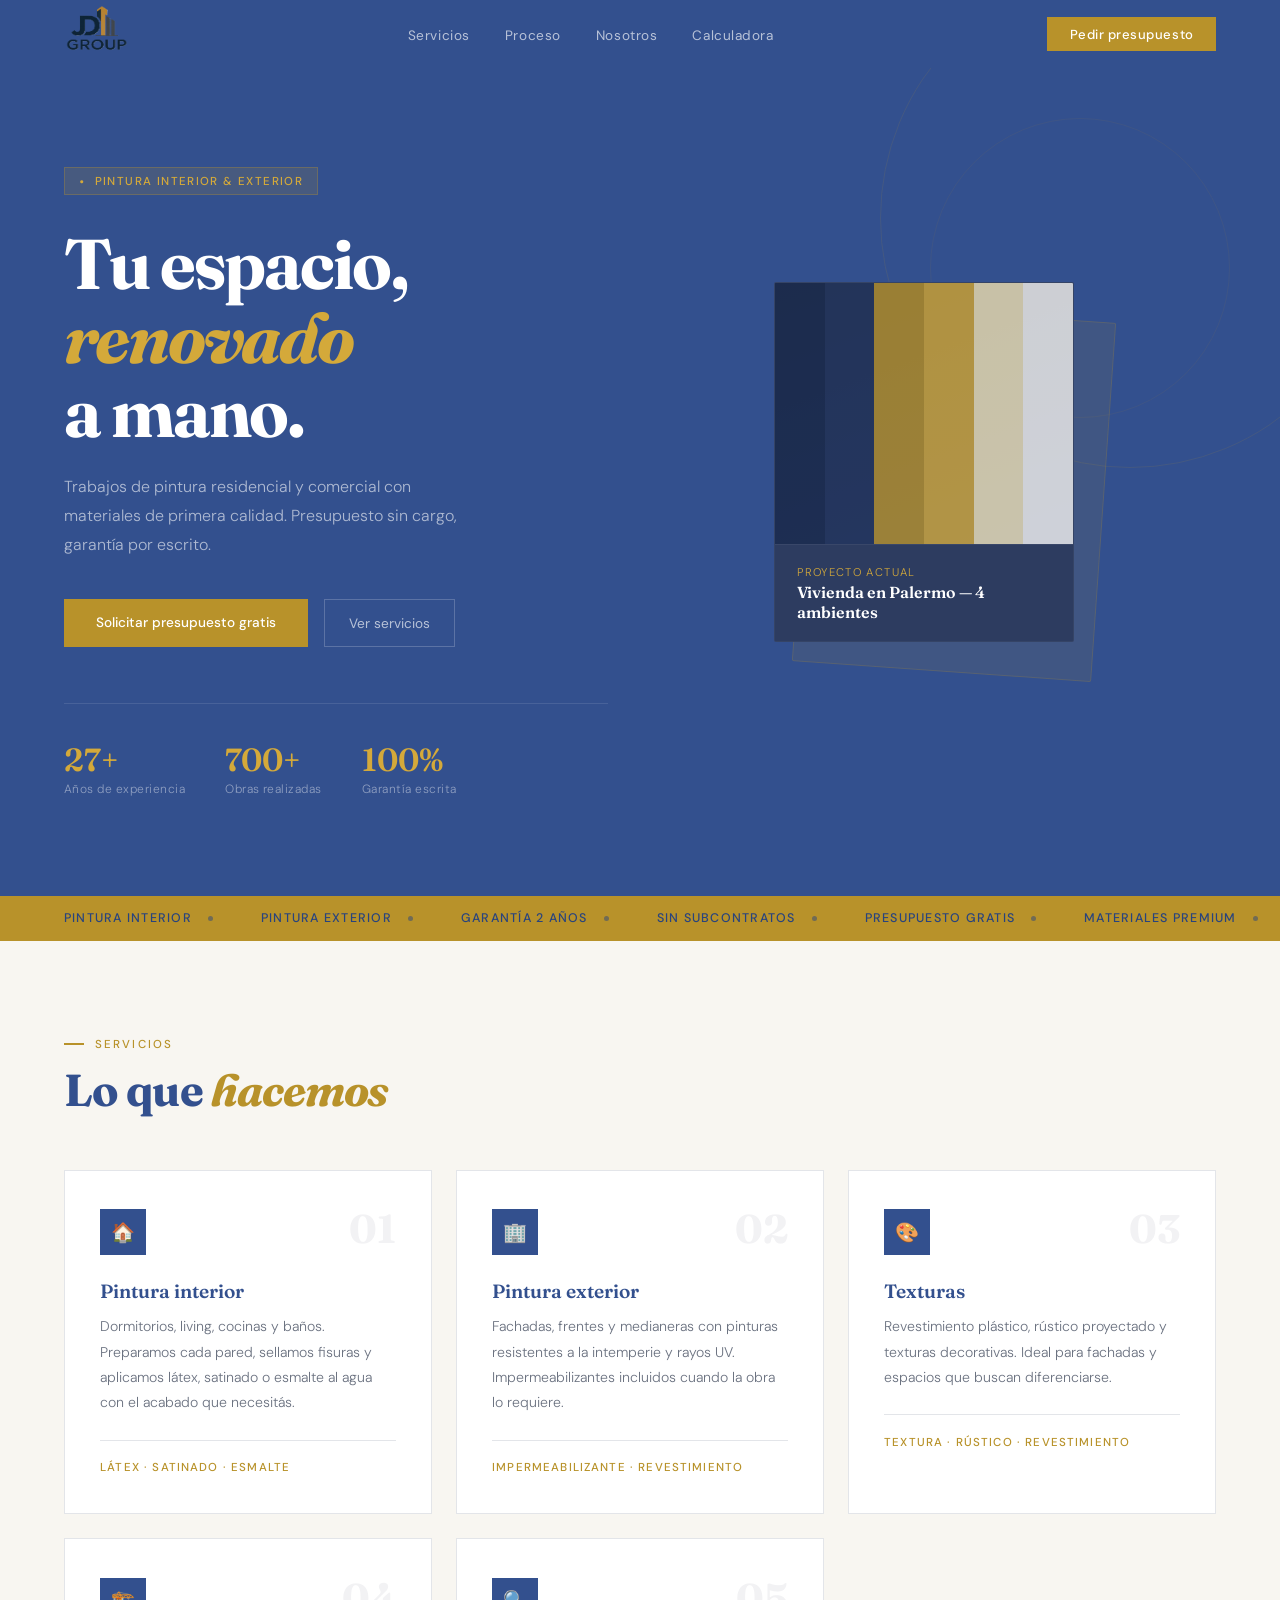
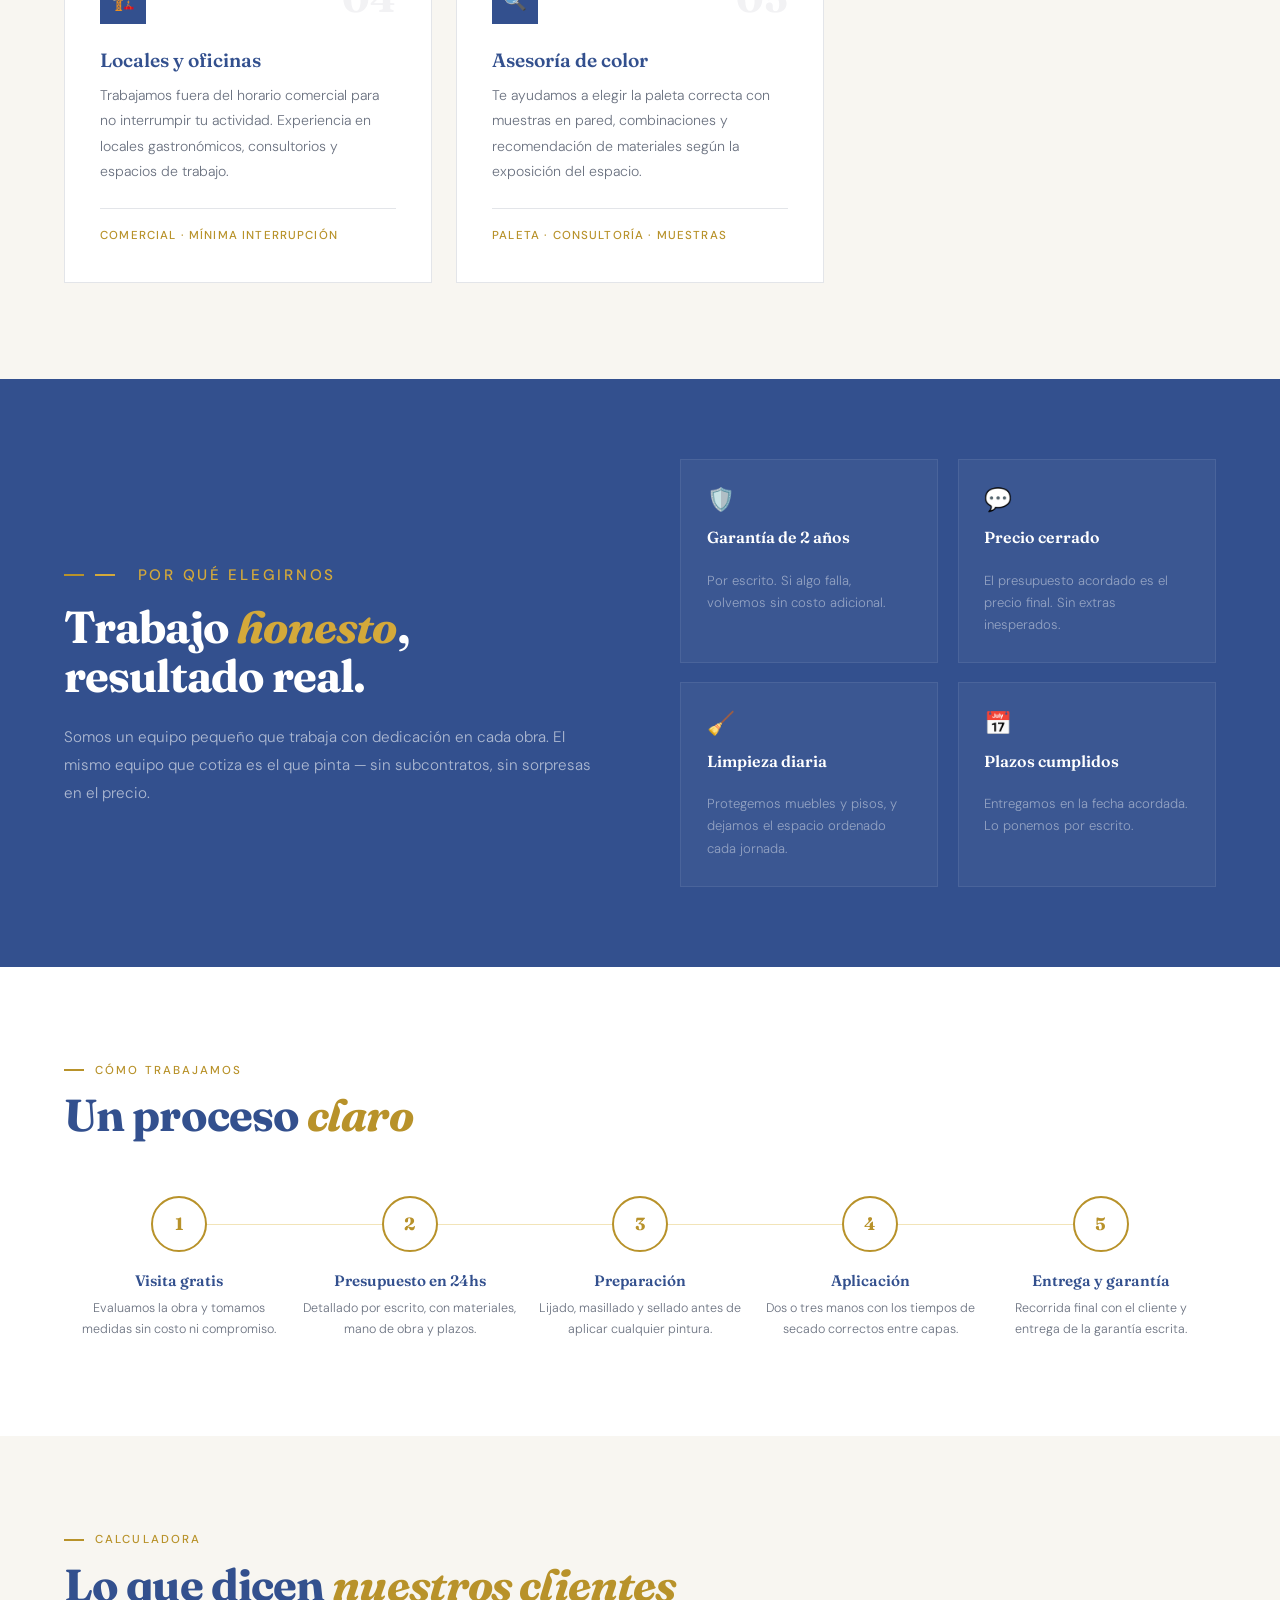
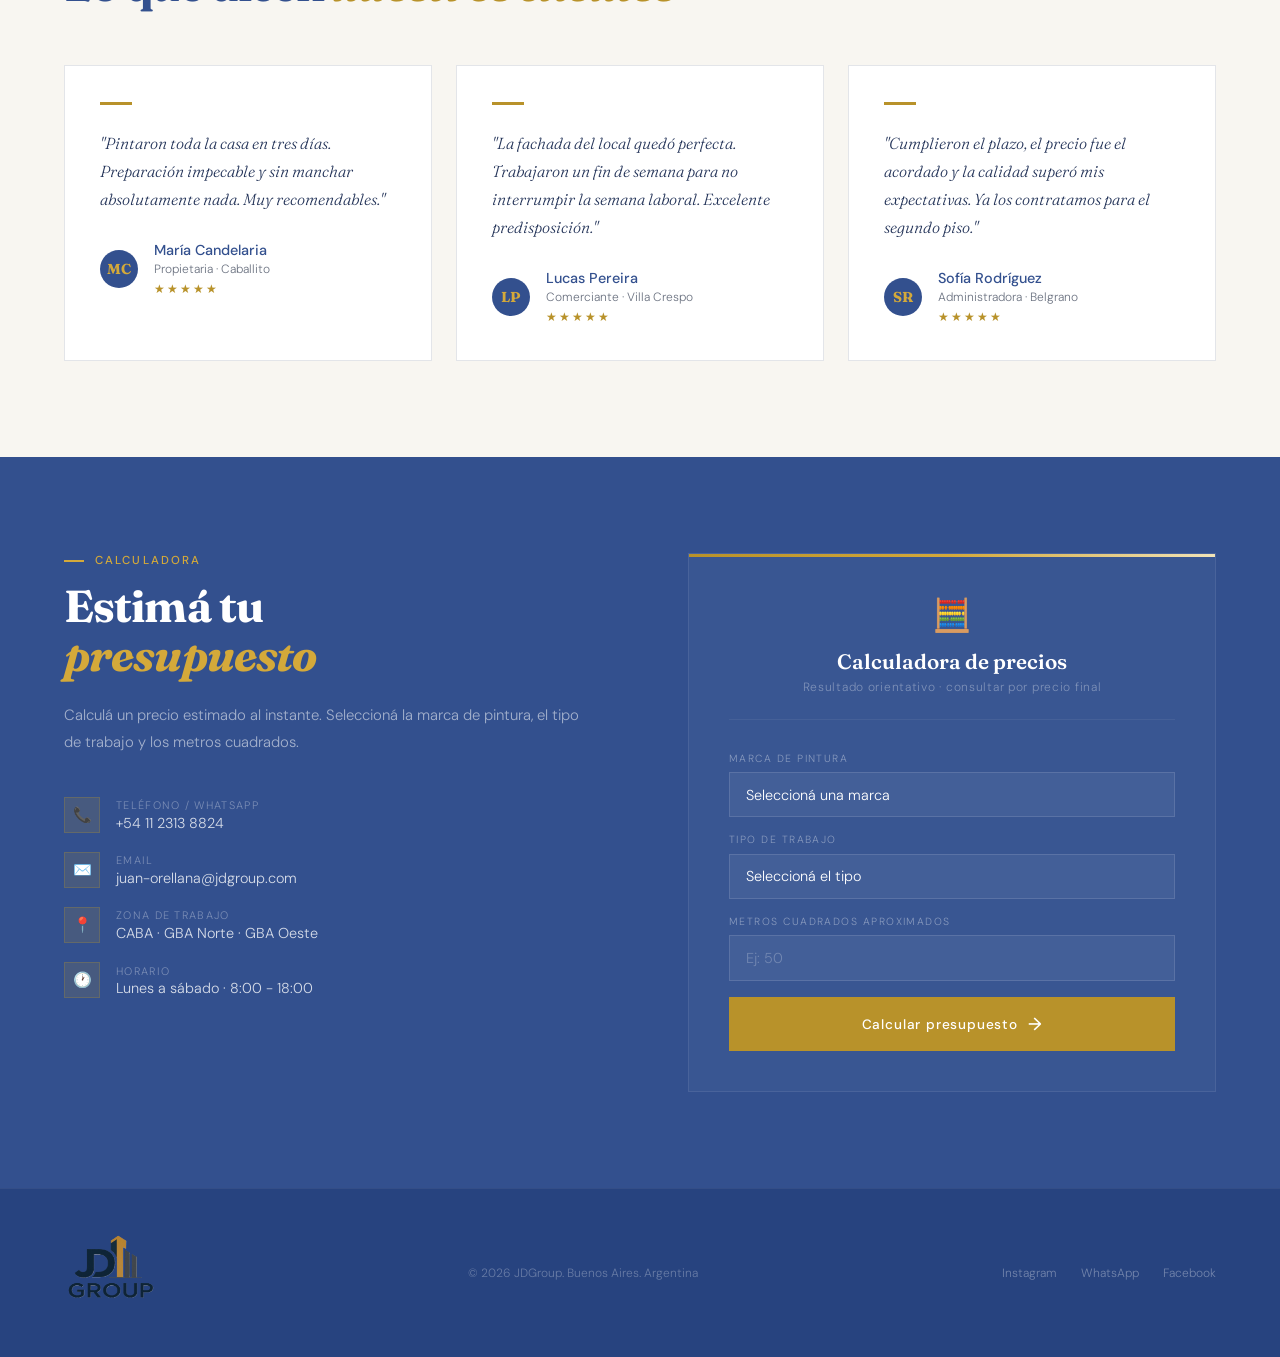
<file: index.html>
<!DOCTYPE html>
<html lang="es">

<head>
  <meta charset="UTF-8">
  <meta name="viewport" content="width=device-width, initial-scale=1.0">
  <title>JDGroup — Pintura Interior & Exterior</title>
  <link rel="preconnect" href="https://fonts.googleapis.com">
  <link
    href="https://fonts.googleapis.com/css2?family=Fraunces:ital,wght@0,300;0,600;0,700;1,300;1,600&family=DM+Sans:wght@300;400;500&display=swap"
    rel="stylesheet">
  <link rel="stylesheet" href="style.css">
</head>

<body>

  <!-- NAV -->
  <nav>
    <a class="logo" href="#"><img src="./assets/logo.png" alt="JDGroup"></span></a>
    <ul class="nav-links" id="navLinks">
      <li><a href="#servicios">Servicios</a></li>
      <li><a href="#proceso">Proceso</a></li>
      <li><a href="#nosotros">Nosotros</a></li>
      <li><a href="#contacto">Calculadora</a></li>
    </ul>
    <a class="nav-btn" href="#contacto">Pedir presupuesto</a>
    <div class="nav-toggle" id="toggle" onclick="document.getElementById('navLinks').classList.toggle('open')">
      <span></span><span></span><span></span>
    </div>
  </nav>

  <!-- HERO -->
  <section class="hero">
    <div class="hero-left">
      <div class="hero-tag">Pintura interior & exterior</div>
      <h1>Tu espacio,<br><em>renovado</em><br>a mano.</h1>
      <p class="hero-desc">Trabajos de pintura residencial y comercial con materiales de primera calidad. Presupuesto
        sin cargo, garantía por escrito.</p>
      <div class="hero-btns">
        <a class="btn-primary" href="#contacto">Solicitar presupuesto gratis</a>
        <a class="btn-ghost" href="#servicios">Ver servicios</a>
      </div>
      <div class="hero-stats">
        <div>
          <div class="stat-num">27+</div>
          <div class="stat-lbl">Años de experiencia</div>
        </div>
        <div>
          <div class="stat-num">700+</div>
          <div class="stat-lbl">Obras realizadas</div>
        </div>
        <div>
          <div class="stat-num">100%</div>
          <div class="stat-lbl">Garantía escrita</div>
        </div>
      </div>
    </div>
    <div class="hero-right">
      <div class="hero-card-wrap">
        <div class="hero-card hero-card-back"></div>
        <div class="hero-card hero-card-main">
          <div class="hero-card-paint">
            <div class="swatch-row">
              <div class="sw" style="background:#1B2A4A"></div>
              <div class="sw" style="background:#243459"></div>
              <div class="sw" style="background:#B8922A"></div>
              <div class="sw" style="background:#D4A93A"></div>
              <div class="sw" style="background:#F2E4B8"></div>
              <div class="sw" style="background:#F8F6F1"></div>
            </div>
          </div>
          <div class="hero-card-info">
            <div class="hero-card-label">Proyecto actual</div>
            <div class="hero-card-title">Vivienda en Palermo — 4 ambientes</div>
          </div>
        </div>
      </div>
    </div>
  </section>

  <!-- STRIP -->
  <div class="strip">
    <div class="strip-inner" id="stripInner"></div>
  </div>

  <!-- SERVICES -->
  <section class="services reveal" id="servicios">
    <div class="section-header">
      <p class="section-tag">Servicios</p>
      <h2>Lo que <em>hacemos</em></h2>
    </div>
    <div class="svc-grid">
      <div class="svc reveal">
        <div class="svc-top">
          <div class="svc-icon">🏠</div>
          <div class="svc-num">01</div>
        </div>
        <h3>Pintura interior</h3>
        <p>Dormitorios, living, cocinas y baños. Preparamos cada pared, sellamos fisuras y aplicamos látex, satinado o
          esmalte al agua con el acabado que necesitás.</p>
        <div class="svc-footer">Látex · Satinado · Esmalte</div>
      </div>
      <div class="svc reveal">
        <div class="svc-top">
          <div class="svc-icon">🏢</div>
          <div class="svc-num">02</div>
        </div>
        <h3>Pintura exterior</h3>
        <p>Fachadas, frentes y medianeras con pinturas resistentes a la intemperie y rayos UV. Impermeabilizantes
          incluidos cuando la obra lo requiere.</p>
        <div class="svc-footer">Impermeabilizante · Revestimiento</div>
      </div>
      <div class="svc reveal">
        <div class="svc-top">
          <div class="svc-icon">🎨</div>
          <div class="svc-num">03</div>
        </div>
        <h3>Texturas</h3>
        <p>Revestimiento plástico, rústico proyectado y texturas decorativas. Ideal para fachadas y espacios que buscan
          diferenciarse.</p>
        <div class="svc-footer">Textura · Rústico · Revestimiento</div>
      </div>
      <div class="svc reveal">
        <div class="svc-top">
          <div class="svc-icon">🏗️</div>
          <div class="svc-num">04</div>
        </div>
        <h3>Locales y oficinas</h3>
        <p>Trabajamos fuera del horario comercial para no interrumpir tu actividad. Experiencia en locales
          gastronómicos, consultorios y espacios de trabajo.</p>
        <div class="svc-footer">Comercial · Mínima interrupción</div>
      </div>
      <div class="svc reveal">
        <div class="svc-top">
          <div class="svc-icon">🔍</div>
          <div class="svc-num">05</div>
        </div>
        <h3>Asesoría de color</h3>
        <p>Te ayudamos a elegir la paleta correcta con muestras en pared, combinaciones y recomendación de materiales
          según la exposición del espacio.</p>
        <div class="svc-footer">Paleta · Consultoría · Muestras</div>
      </div>
    </div>
  </section>

  <!-- ABOUT BAND -->
  <div class="about-band" id="nosotros">
    <div class="reveal">
      <p class="section-tag" style="color:var(--mustard-lt)"><span
          style="display:inline-block;width:20px;height:2px;background:var(--mustard-lt);vertical-align:middle;margin-right:0.7rem"></span>Por
        qué elegirnos</p>
      <h2 style="color:var(--white)">Trabajo <em>honesto</em>,<br>resultado real.</h2>
      <p>Somos un equipo pequeño que trabaja con dedicación en cada obra. El mismo equipo que cotiza es el que pinta —
        sin subcontratos, sin sorpresas en el precio.</p>
    </div>
    <div class="features reveal">
      <div class="feat">
        <div class="feat-icon">🛡️</div>
        <h4>Garantía de 2 años</h4>
        <p>Por escrito. Si algo falla, volvemos sin costo adicional.</p>
      </div>
      <div class="feat">
        <div class="feat-icon">💬</div>
        <h4>Precio cerrado</h4>
        <p>El presupuesto acordado es el precio final. Sin extras inesperados.</p>
      </div>
      <div class="feat">
        <div class="feat-icon">🧹</div>
        <h4>Limpieza diaria</h4>
        <p>Protegemos muebles y pisos, y dejamos el espacio ordenado cada jornada.</p>
      </div>
      <div class="feat">
        <div class="feat-icon">📅</div>
        <h4>Plazos cumplidos</h4>
        <p>Entregamos en la fecha acordada. Lo ponemos por escrito.</p>
      </div>
    </div>
  </div>

  <!-- PROCESS -->
  <section class="process reveal" id="proceso">
    <div class="section-header">
      <p class="section-tag">Cómo trabajamos</p>
      <h2>Un proceso <em>claro</em></h2>
    </div>
    <div class="process-steps">
      <div class="pstep reveal">
        <div class="pstep-num">1</div>
        <h4>Visita gratis</h4>
        <p>Evaluamos la obra y tomamos medidas sin costo ni compromiso.</p>
      </div>
      <div class="pstep reveal">
        <div class="pstep-num">2</div>
        <h4>Presupuesto en 24hs</h4>
        <p>Detallado por escrito, con materiales, mano de obra y plazos.</p>
      </div>
      <div class="pstep reveal">
        <div class="pstep-num">3</div>
        <h4>Preparación</h4>
        <p>Lijado, masillado y sellado antes de aplicar cualquier pintura.</p>
      </div>
      <div class="pstep reveal">
        <div class="pstep-num">4</div>
        <h4>Aplicación</h4>
        <p>Dos o tres manos con los tiempos de secado correctos entre capas.</p>
      </div>
      <div class="pstep reveal">
        <div class="pstep-num">5</div>
        <h4>Entrega y garantía</h4>
        <p>Recorrida final con el cliente y entrega de la garantía escrita.</p>
      </div>
    </div>
  </section>

  <!-- TESTIMONIALS -->
  <section class="testi-section reveal">
    <div class="section-header">
      <p class="section-tag">Calculadora</p>
      <h2>Lo que dicen <em>nuestros clientes</em></h2>
    </div>
    <div class="testi-grid">
      <div class="testi reveal">
        <div class="testi-bar"></div>
        <p>"Pintaron toda la casa en tres días. Preparación impecable y sin manchar absolutamente nada. Muy
          recomendables."</p>
        <div class="testi-author">
          <div class="testi-avatar">MC</div>
          <div>
            <div class="testi-name">María Candelaria</div>
            <div class="testi-role">Propietaria · Caballito</div>
            <div class="testi-stars">★★★★★</div>
          </div>
        </div>
      </div>
      <div class="testi reveal">
        <div class="testi-bar"></div>
        <p>"La fachada del local quedó perfecta. Trabajaron un fin de semana para no interrumpir la semana laboral.
          Excelente predisposición."</p>
        <div class="testi-author">
          <div class="testi-avatar">LP</div>
          <div>
            <div class="testi-name">Lucas Pereira</div>
            <div class="testi-role">Comerciante · Villa Crespo</div>
            <div class="testi-stars">★★★★★</div>
          </div>
        </div>
      </div>
      <div class="testi reveal">
        <div class="testi-bar"></div>
        <p>"Cumplieron el plazo, el precio fue el acordado y la calidad superó mis expectativas. Ya los contratamos para
          el segundo piso."</p>
        <div class="testi-author">
          <div class="testi-avatar">SR</div>
          <div>
            <div class="testi-name">Sofía Rodríguez</div>
            <div class="testi-role">Administradora · Belgrano</div>
            <div class="testi-stars">★★★★★</div>
          </div>
        </div>
      </div>
    </div>
  </section>

  <!-- CALCULADORA DE PRECIOS -->
  <section class="contact" id="contacto">
    <div class="reveal">
      <p class="section-tag">Calculadora</p>
      <h2>Estimá tu<br><em>presupuesto</em></h2>
      <p class="contact-body">Calculá un precio estimado al instante. Seleccioná la marca de pintura, el tipo de trabajo
        y los metros cuadrados.</p>
      <div class="c-list">
        <div class="c-row">
          <div class="c-icon">📞</div>
          <div>
            <div class="c-lbl">Teléfono / WhatsApp</div>
            <div class="c-val">+54 11 2313 8824</div>
          </div>
        </div>
        <div class="c-row">
          <div class="c-icon">✉️</div>
          <div>
            <div class="c-lbl">Email</div>
            <div class="c-val">juan-orellana@jdgroup.com</div>
          </div>
        </div>
        <div class="c-row">
          <div class="c-icon">📍</div>
          <div>
            <div class="c-lbl">Zona de trabajo</div>
            <div class="c-val">CABA · GBA Norte · GBA Oeste</div>
          </div>
        </div>
        <div class="c-row">
          <div class="c-icon">🕐</div>
          <div>
            <div class="c-lbl">Horario</div>
            <div class="c-val">Lunes a sábado · 8:00 - 18:00</div>
          </div>
        </div>
      </div>
    </div>
    <div class="reveal">
      <div class="calc-card">
        <div class="calc-header">
          <div class="calc-icon">🧮</div>
          <h3 class="calc-title">Calculadora de precios</h3>
          <p class="calc-subtitle">Resultado orientativo · consultar por precio final</p>
        </div>
        <form class="form" id="mainForm">
          <div class="field">
            <label for="paintBrand">Marca de pintura</label>
            <select id="paintBrand">
              <option value="" disabled selected>Seleccioná una marca</option>
              <option value="4500">Alba — $4.500 /litro</option>
              <option value="8500">Recuplast — $8.500 /litro</option>
              <option value="3800">Tersuave — $3.800 /litro</option>
              <option value="4000">Colorín — $4.000 /litro</option>
              <option value="6000">Sinteplast Premium — $6.000 /litro</option>
              <option value="3200">Prestigio — $3.200 /litro</option>
            </select>
          </div>
          <div class="field">
            <label for="workType">Tipo de trabajo</label>
            <select id="workType">
              <option value="" disabled selected>Seleccioná el tipo</option>
              <option value="8500">Pintura latex interior</option>
              <option value="16000">Pintura latex exterior (Altura)</option>
              <option value="12000">Pintura latex exterior (No altura)</option>
              <option value="12000">Satinado</option>
              <option value="18000">Tarquini o Revestimiento</option>
            </select>
          </div>
          <div class="field">
            <label for="sqMeters">Metros cuadrados aproximados</label>
            <input type="number" id="sqMeters" min="1" placeholder="Ej: 50">
          </div>
          <button type="submit" class="form-btn" id="calcBtn">
            <span class="btn-text">Calcular presupuesto</span>
            <span class="btn-arrow">→</span>
          </button>
        </form>

        <!-- Resultado -->
        <div class="calc-result" id="calcResult">
          <div class="result-header">
            <span class="result-label">Precio estimado</span>
            <span class="result-badge">Orientativo</span>
          </div>
          <div class="result-price" id="resultPrice">$0</div>
          <div class="result-breakdown" id="resultBreakdown"></div>
          <p class="result-note">* Este precio es orientativo. Para un presupuesto final y sin cargo, contactanos por
            WhatsApp o teléfono.</p>
          <a class="result-cta" href="https://wa.me/5491123138824" target="_blank">
            💬 Consultar por WhatsApp
          </a>
        </div>
      </div>
    </div>
  </section>

  <!-- FOOTER -->
  <footer>
    <a class="f-logo" href="#"><img src="./assets/logo.png" alt=""></a>
    <span class="f-copy">© 2026 JDGroup. Buenos Aires. Argentina</span>
    <div class="f-links">
      <a href="https://www.instagram.com/jdgroup.ok/">Instagram</a>
      <a href="#">WhatsApp</a>
      <a href="#">Facebook</a>
    </div>
  </footer>
  <script src="script.js"></script>
</body>

</html>
</file>
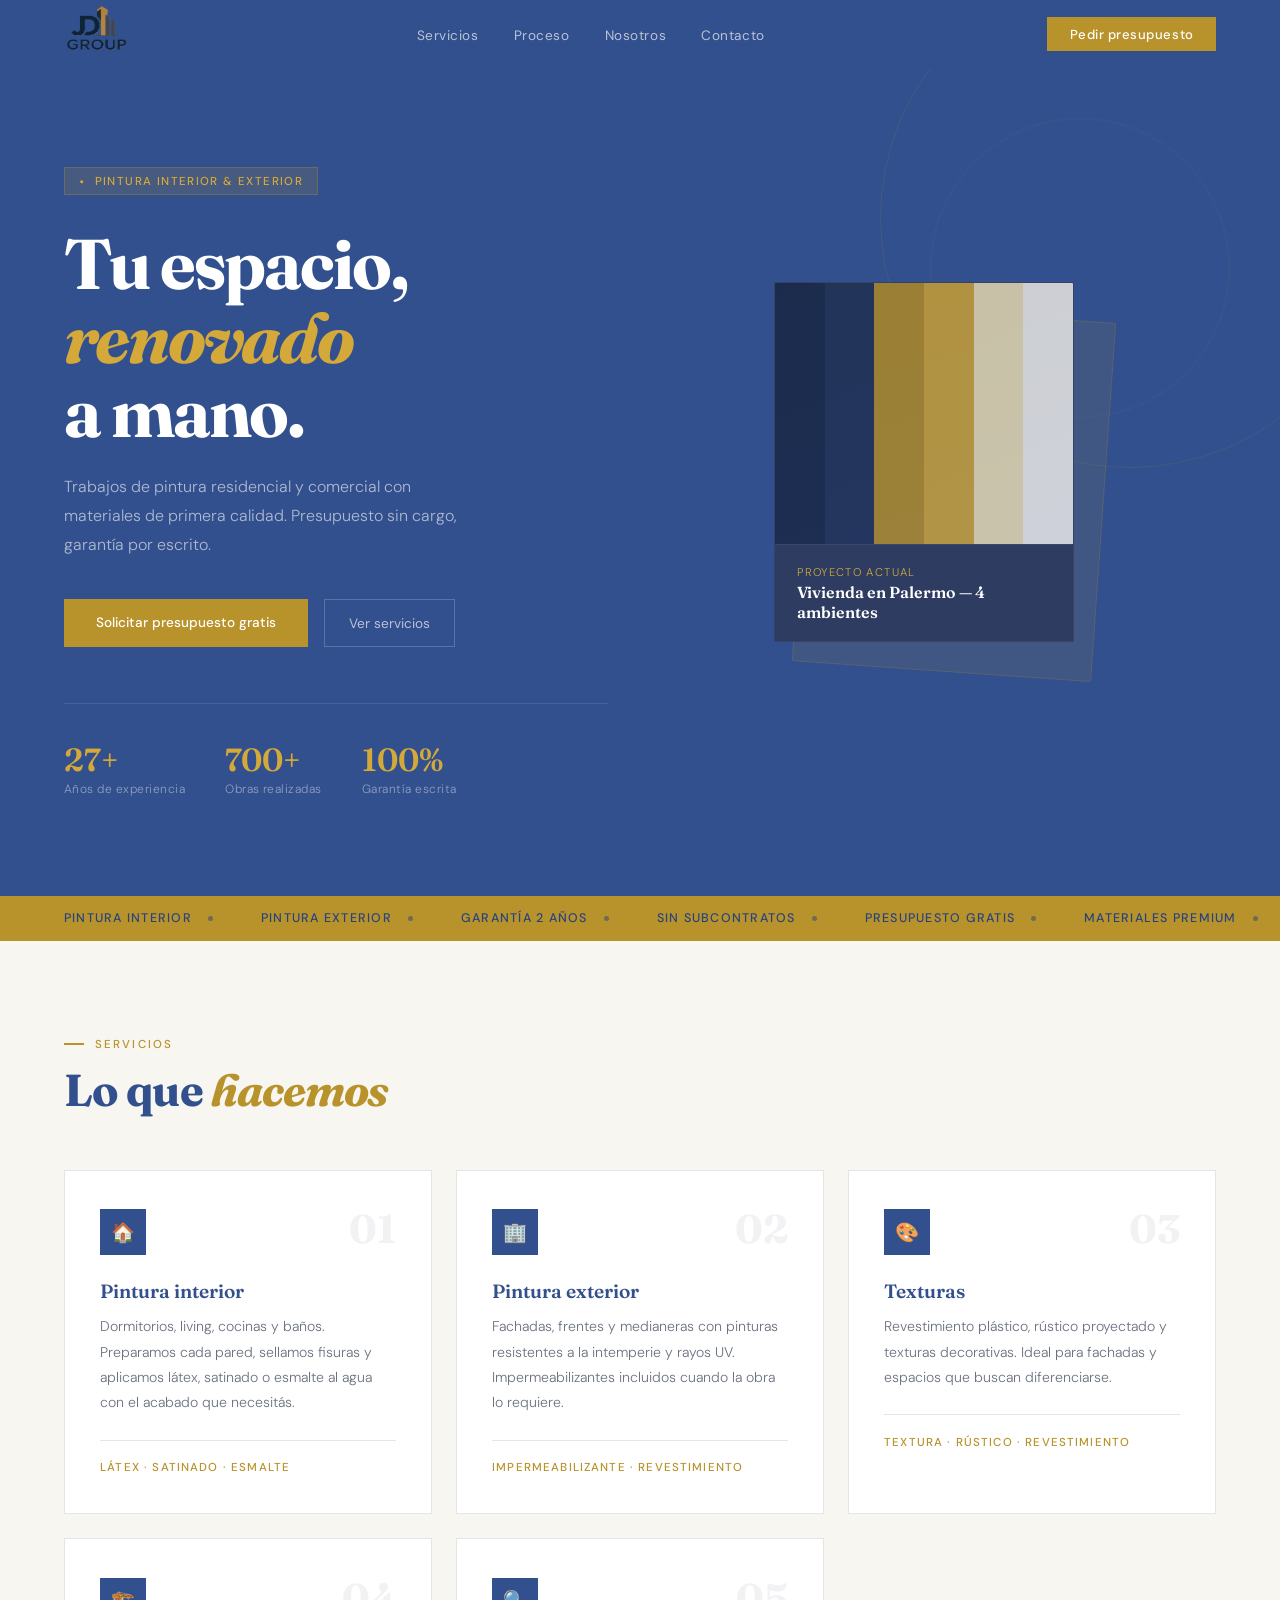
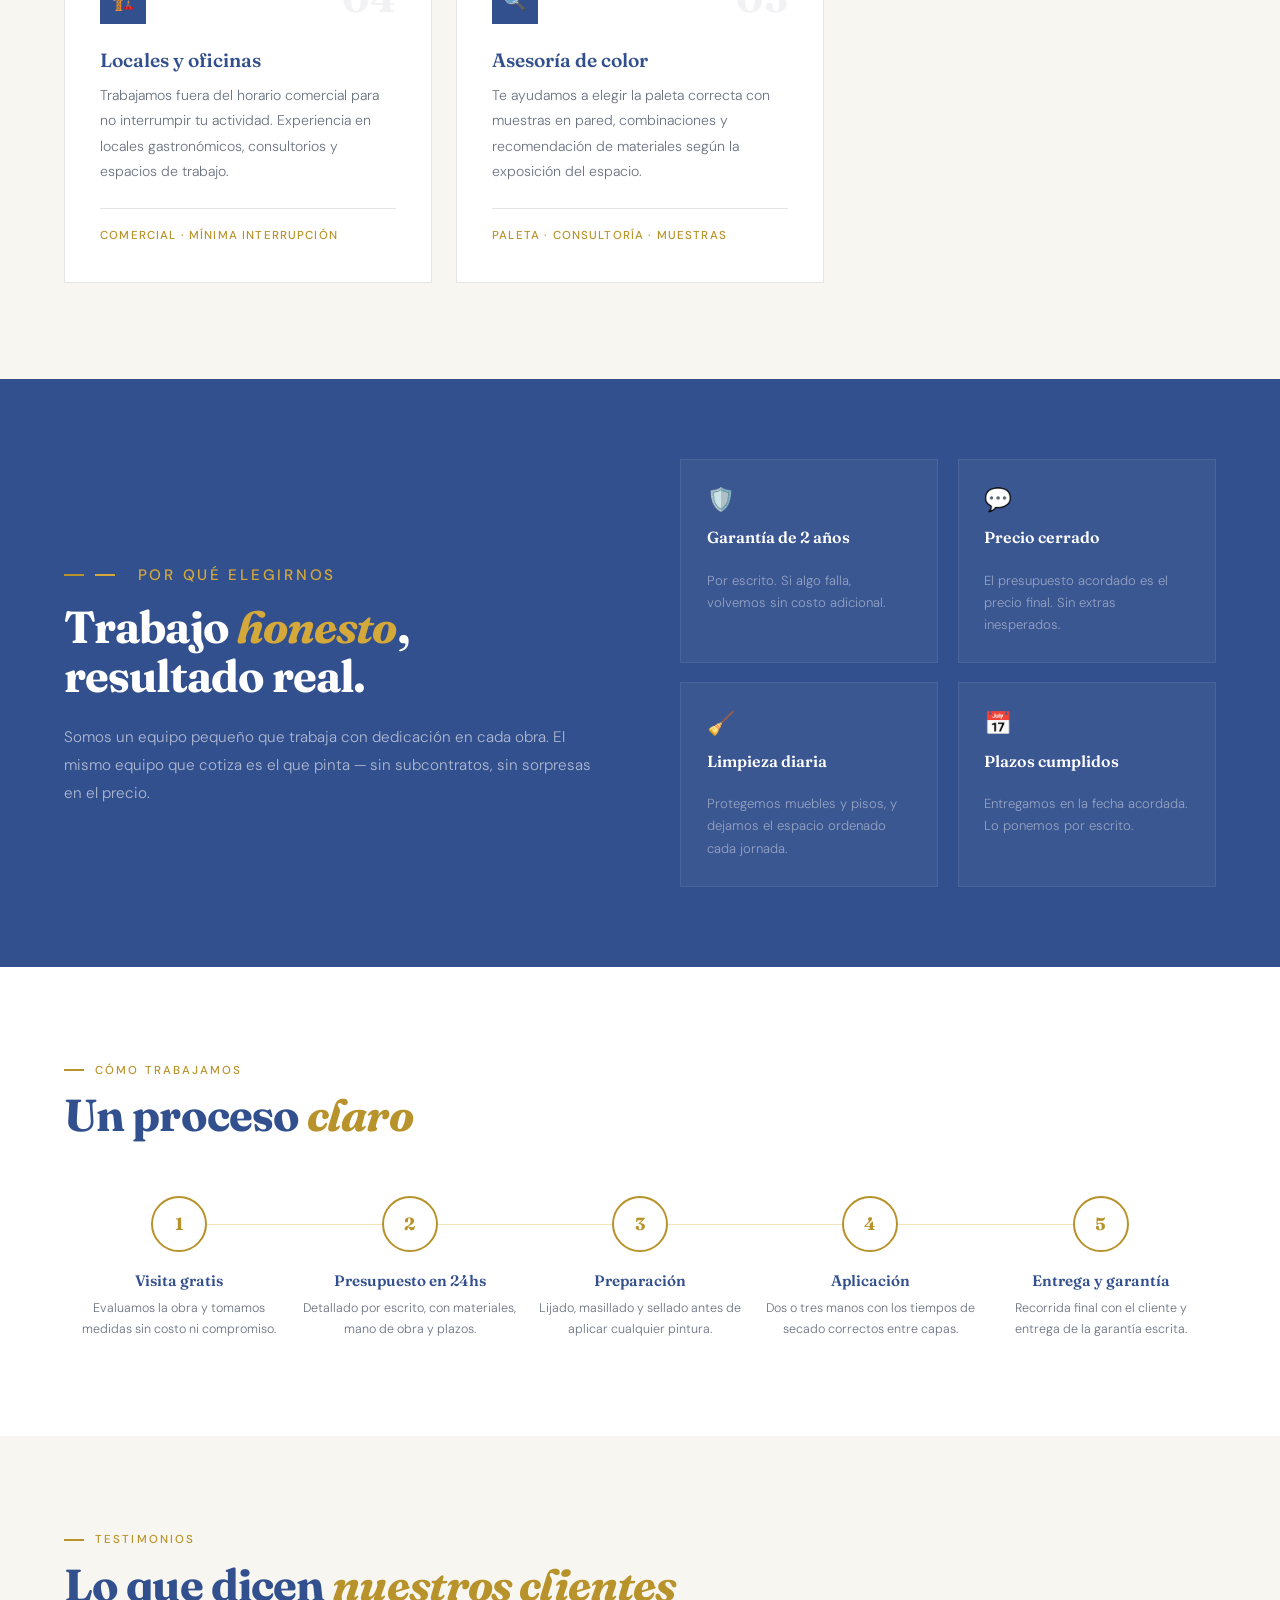
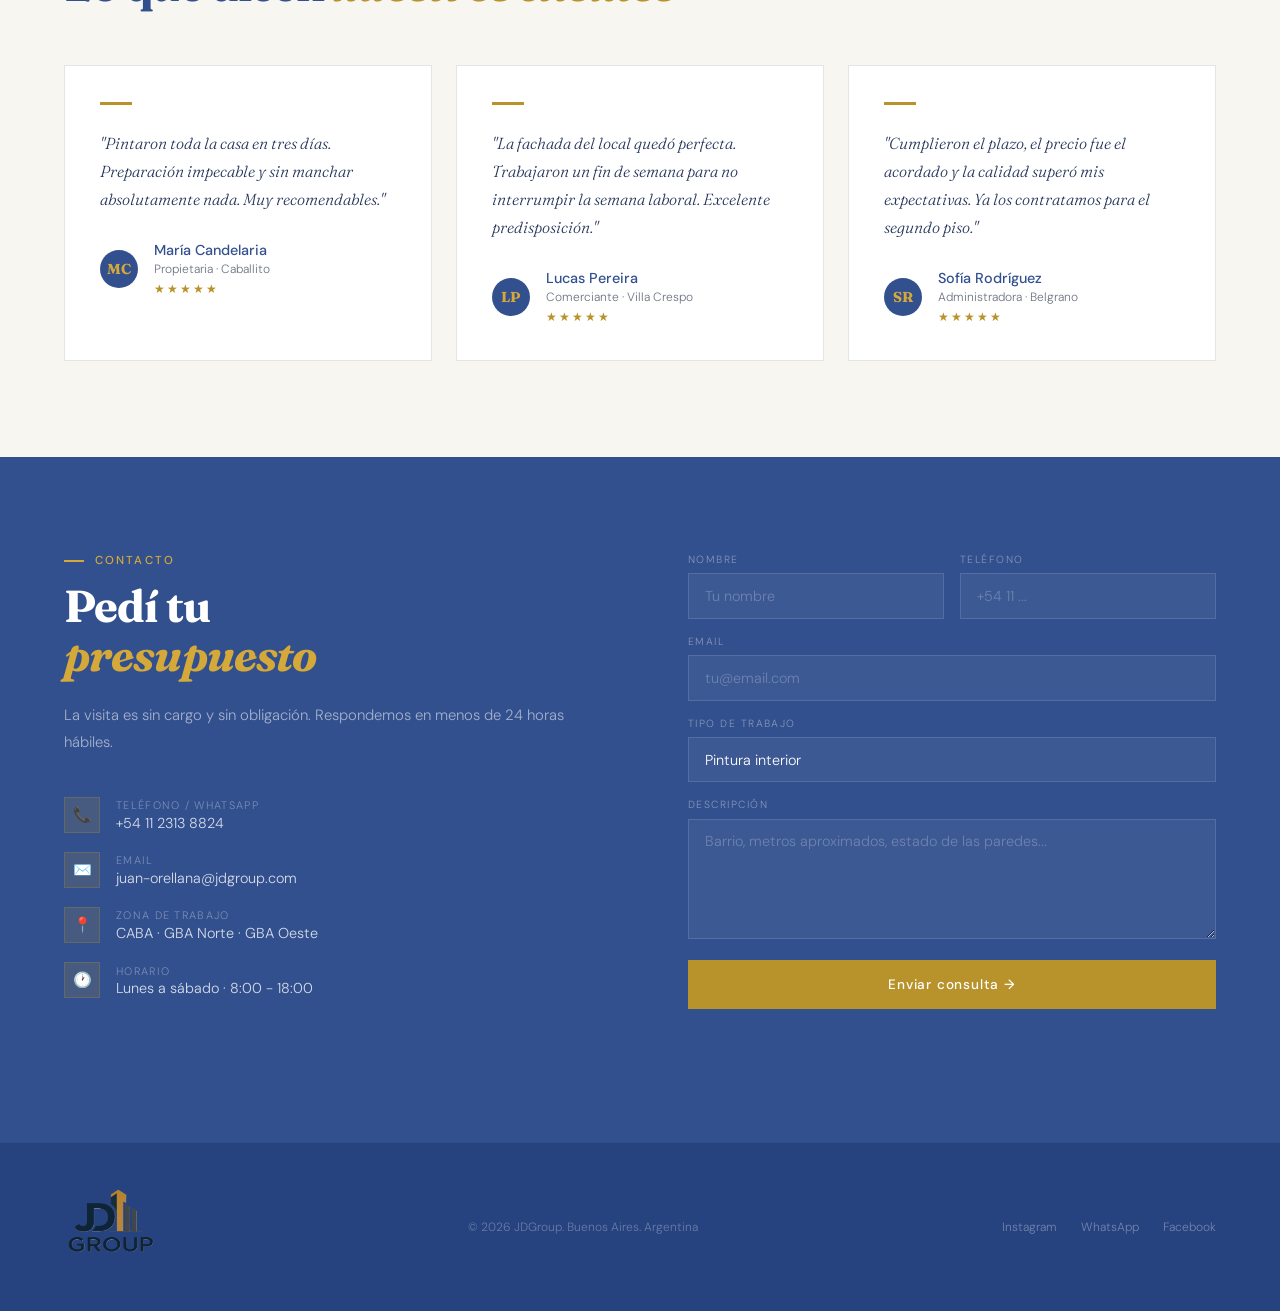
<file: pintura-sencilla.html>
<!DOCTYPE html>
<html lang="es">

<head>
  <meta charset="UTF-8">
  <meta name="viewport" content="width=device-width, initial-scale=1.0">
  <title>PintaMaestro — Pintura Interior & Exterior</title>
  <link rel="preconnect" href="https://fonts.googleapis.com">
  <link
    href="https://fonts.googleapis.com/css2?family=Fraunces:ital,wght@0,300;0,600;0,700;1,300;1,600&family=DM+Sans:wght@300;400;500&display=swap"
    rel="stylesheet">
  <link rel="stylesheet" href="style.css">
</head>

<body>

  <!-- NAV -->
  <nav>
    <a class="logo" href="#"><img src="./assets/logo.png" alt="JDGroup"></span></a>
    <ul class="nav-links" id="navLinks">
      <li><a href="#servicios">Servicios</a></li>
      <li><a href="#proceso">Proceso</a></li>
      <li><a href="#nosotros">Nosotros</a></li>
      <li><a href="#contacto">Contacto</a></li>
    </ul>
    <a class="nav-btn" href="#contacto">Pedir presupuesto</a>
    <div class="nav-toggle" id="toggle" onclick="document.getElementById('navLinks').classList.toggle('open')">
      <span></span><span></span><span></span>
    </div>
  </nav>

  <!-- HERO -->
  <section class="hero">
    <div class="hero-left">
      <div class="hero-tag">Pintura interior & exterior</div>
      <h1>Tu espacio,<br><em>renovado</em><br>a mano.</h1>
      <p class="hero-desc">Trabajos de pintura residencial y comercial con materiales de primera calidad. Presupuesto
        sin cargo, garantía por escrito.</p>
      <div class="hero-btns">
        <a class="btn-primary" href="#contacto">Solicitar presupuesto gratis</a>
        <a class="btn-ghost" href="#servicios">Ver servicios</a>
      </div>
      <div class="hero-stats">
        <div>
          <div class="stat-num">27+</div>
          <div class="stat-lbl">Años de experiencia</div>
        </div>
        <div>
          <div class="stat-num">700+</div>
          <div class="stat-lbl">Obras realizadas</div>
        </div>
        <div>
          <div class="stat-num">100%</div>
          <div class="stat-lbl">Garantía escrita</div>
        </div>
      </div>
    </div>
    <div class="hero-right">
      <div class="hero-card-wrap">
        <div class="hero-card hero-card-back"></div>
        <div class="hero-card hero-card-main">
          <div class="hero-card-paint">
            <div class="swatch-row">
              <div class="sw" style="background:#1B2A4A"></div>
              <div class="sw" style="background:#243459"></div>
              <div class="sw" style="background:#B8922A"></div>
              <div class="sw" style="background:#D4A93A"></div>
              <div class="sw" style="background:#F2E4B8"></div>
              <div class="sw" style="background:#F8F6F1"></div>
            </div>
          </div>
          <div class="hero-card-info">
            <div class="hero-card-label">Proyecto actual</div>
            <div class="hero-card-title">Vivienda en Palermo — 4 ambientes</div>
          </div>
        </div>
      </div>
    </div>
  </section>

  <!-- STRIP -->
  <div class="strip">
    <div class="strip-inner" id="stripInner"></div>
  </div>

  <!-- SERVICES -->
  <section class="services reveal" id="servicios">
    <div class="section-header">
      <p class="section-tag">Servicios</p>
      <h2>Lo que <em>hacemos</em></h2>
    </div>
    <div class="svc-grid">
      <div class="svc reveal">
        <div class="svc-top">
          <div class="svc-icon">🏠</div>
          <div class="svc-num">01</div>
        </div>
        <h3>Pintura interior</h3>
        <p>Dormitorios, living, cocinas y baños. Preparamos cada pared, sellamos fisuras y aplicamos látex, satinado o
          esmalte al agua con el acabado que necesitás.</p>
        <div class="svc-footer">Látex · Satinado · Esmalte</div>
      </div>
      <div class="svc reveal">
        <div class="svc-top">
          <div class="svc-icon">🏢</div>
          <div class="svc-num">02</div>
        </div>
        <h3>Pintura exterior</h3>
        <p>Fachadas, frentes y medianeras con pinturas resistentes a la intemperie y rayos UV. Impermeabilizantes
          incluidos cuando la obra lo requiere.</p>
        <div class="svc-footer">Impermeabilizante · Revestimiento</div>
      </div>
      <!-- <div class="svc reveal">
        <div class="svc-top">
          <div class="svc-icon">🚪</div>
          <div class="svc-num">03</div>
        </div>
        <h3>Carpintería</h3>
        <p>Puertas, ventanas, zócalos y rejas. Lijado, fondeo y esmalte sintético o al agua para un terminado prolijo y
          duradero.</p>
        <div class="svc-footer">Esmalte · Madera · Metal</div>
      </div> -->
      <div class="svc reveal">
        <div class="svc-top">
          <div class="svc-icon">🎨</div>
          <div class="svc-num">03</div>
        </div>
        <h3>Texturas</h3>
        <p>Revestimiento plástico, rústico proyectado y texturas decorativas. Ideal para fachadas y espacios que buscan
          diferenciarse.</p>
        <div class="svc-footer">Textura · Rústico · Revestimiento</div>
      </div>
      <div class="svc reveal">
        <div class="svc-top">
          <div class="svc-icon">🏗️</div>
          <div class="svc-num">04</div>
        </div>
        <h3>Locales y oficinas</h3>
        <p>Trabajamos fuera del horario comercial para no interrumpir tu actividad. Experiencia en locales
          gastronómicos, consultorios y espacios de trabajo.</p>
        <div class="svc-footer">Comercial · Mínima interrupción</div>
      </div>
      <div class="svc reveal">
        <div class="svc-top">
          <div class="svc-icon">🔍</div>
          <div class="svc-num">05</div>
        </div>
        <h3>Asesoría de color</h3>
        <p>Te ayudamos a elegir la paleta correcta con muestras en pared, combinaciones y recomendación de materiales
          según la exposición del espacio.</p>
        <div class="svc-footer">Paleta · Consultoría · Muestras</div>
      </div>
    </div>
  </section>

  <!-- ABOUT BAND -->
  <div class="about-band" id="nosotros">
    <div class="reveal">
      <p class="section-tag" style="color:var(--mustard-lt)"><span
          style="display:inline-block;width:20px;height:2px;background:var(--mustard-lt);vertical-align:middle;margin-right:0.7rem"></span>Por
        qué elegirnos</p>
      <h2 style="color:var(--white)">Trabajo <em>honesto</em>,<br>resultado real.</h2>
      <p>Somos un equipo pequeño que trabaja con dedicación en cada obra. El mismo equipo que cotiza es el que pinta —
        sin subcontratos, sin sorpresas en el precio.</p>
    </div>
    <div class="features reveal">
      <div class="feat">
        <div class="feat-icon">🛡️</div>
        <h4>Garantía de 2 años</h4>
        <p>Por escrito. Si algo falla, volvemos sin costo adicional.</p>
      </div>
      <div class="feat">
        <div class="feat-icon">💬</div>
        <h4>Precio cerrado</h4>
        <p>El presupuesto acordado es el precio final. Sin extras inesperados.</p>
      </div>
      <div class="feat">
        <div class="feat-icon">🧹</div>
        <h4>Limpieza diaria</h4>
        <p>Protegemos muebles y pisos, y dejamos el espacio ordenado cada jornada.</p>
      </div>
      <div class="feat">
        <div class="feat-icon">📅</div>
        <h4>Plazos cumplidos</h4>
        <p>Entregamos en la fecha acordada. Lo ponemos por escrito.</p>
      </div>
    </div>
  </div>

  <!-- PROCESS -->
  <section class="process reveal" id="proceso">
    <div class="section-header">
      <p class="section-tag">Cómo trabajamos</p>
      <h2>Un proceso <em>claro</em></h2>
    </div>
    <div class="process-steps">
      <div class="pstep reveal">
        <div class="pstep-num">1</div>
        <h4>Visita gratis</h4>
        <p>Evaluamos la obra y tomamos medidas sin costo ni compromiso.</p>
      </div>
      <div class="pstep reveal">
        <div class="pstep-num">2</div>
        <h4>Presupuesto en 24hs</h4>
        <p>Detallado por escrito, con materiales, mano de obra y plazos.</p>
      </div>
      <div class="pstep reveal">
        <div class="pstep-num">3</div>
        <h4>Preparación</h4>
        <p>Lijado, masillado y sellado antes de aplicar cualquier pintura.</p>
      </div>
      <div class="pstep reveal">
        <div class="pstep-num">4</div>
        <h4>Aplicación</h4>
        <p>Dos o tres manos con los tiempos de secado correctos entre capas.</p>
      </div>
      <div class="pstep reveal">
        <div class="pstep-num">5</div>
        <h4>Entrega y garantía</h4>
        <p>Recorrida final con el cliente y entrega de la garantía escrita.</p>
      </div>
    </div>
  </section>

  <!-- TESTIMONIALS -->
  <section class="testi-section reveal">
    <div class="section-header">
      <p class="section-tag">Testimonios</p>
      <h2>Lo que dicen <em>nuestros clientes</em></h2>
    </div>
    <div class="testi-grid">
      <div class="testi reveal">
        <div class="testi-bar"></div>
        <p>"Pintaron toda la casa en tres días. Preparación impecable y sin manchar absolutamente nada. Muy
          recomendables."</p>
        <div class="testi-author">
          <div class="testi-avatar">MC</div>
          <div>
            <div class="testi-name">María Candelaria</div>
            <div class="testi-role">Propietaria · Caballito</div>
            <div class="testi-stars">★★★★★</div>
          </div>
        </div>
      </div>
      <div class="testi reveal">
        <div class="testi-bar"></div>
        <p>"La fachada del local quedó perfecta. Trabajaron un fin de semana para no interrumpir la semana laboral.
          Excelente predisposición."</p>
        <div class="testi-author">
          <div class="testi-avatar">LP</div>
          <div>
            <div class="testi-name">Lucas Pereira</div>
            <div class="testi-role">Comerciante · Villa Crespo</div>
            <div class="testi-stars">★★★★★</div>
          </div>
        </div>
      </div>
      <div class="testi reveal">
        <div class="testi-bar"></div>
        <p>"Cumplieron el plazo, el precio fue el acordado y la calidad superó mis expectativas. Ya los contratamos para
          el segundo piso."</p>
        <div class="testi-author">
          <div class="testi-avatar">SR</div>
          <div>
            <div class="testi-name">Sofía Rodríguez</div>
            <div class="testi-role">Administradora · Belgrano</div>
            <div class="testi-stars">★★★★★</div>
          </div>
        </div>
      </div>
    </div>
  </section>

  <!-- CONTACT -->
  <section class="contact" id="contacto">
    <div class="reveal">
      <p class="section-tag">Contacto</p>
      <h2>Pedí tu<br><em>presupuesto</em></h2>
      <p class="contact-body">La visita es sin cargo y sin obligación. Respondemos en menos de 24 horas hábiles.</p>
      <div class="c-list">
        <div class="c-row">
          <div class="c-icon">📞</div>
          <div>
            <div class="c-lbl">Teléfono / WhatsApp</div>
            <div class="c-val">+54 11 2313 8824</div>
          </div>
        </div>
        <div class="c-row">
          <div class="c-icon">✉️</div>
          <div>
            <div class="c-lbl">Email</div>
            <div class="c-val">juan-orellana@jdgroup.com</div>
          </div>
        </div>
        <div class="c-row">
          <div class="c-icon">📍</div>
          <div>
            <div class="c-lbl">Zona de trabajo</div>
            <div class="c-val">CABA · GBA Norte · GBA Oeste</div>
          </div>
        </div>
        <div class="c-row">
          <div class="c-icon">🕐</div>
          <div>
            <div class="c-lbl">Horario</div>
            <div class="c-val">Lunes a sábado · 8:00 - 18:00</div>
          </div>
        </div>
      </div>
    </div>
    <div class="reveal">
      <form class="form" id="mainForm">
        <div class="f-row">
          <div class="field"><label>Nombre</label><input type="text" placeholder="Tu nombre" required></div>
          <div class="field"><label>Teléfono</label><input type="tel" placeholder="+54 11 ..."></div>
        </div>
        <div class="field"><label>Email</label><input type="email" placeholder="tu@email.com" required></div>
        <div class="field">
          <label>Tipo de trabajo</label>
          <select>
            <option>Pintura interior</option>
            <option>Pintura exterior</option>
            <!-- <option>Carpintería</option> -->
            <!-- <option>Textura o revestimiento</option> -->
            <option>Interior y exterior</option>
            <option>Local o comercio</option>
            <option>Otro</option>
          </select>
        </div>
        <div class="field"><label>Descripción</label><textarea
            placeholder="Barrio, metros aproximados, estado de las paredes..."></textarea></div>
        <button type="submit" class="form-btn">Enviar consulta →</button>
        <div class="form-ok" id="formOk">✓ Mensaje recibido. Te contactamos pronto.</div>
      </form>
    </div>
  </section>

  <!-- FOOTER -->
  <footer>
    <a class="f-logo" href="#"><img src="./assets/logo.png" alt=""></a>
    <span class="f-copy">© 2026 JDGroup. Buenos Aires. Argentina</span>
    <div class="f-links">
      <a href="https://www.instagram.com/jdgroup.ok/">Instagram</a>
      <a href="#">WhatsApp</a>
      <a href="#">Facebook</a>
    </div>
  </footer>
  <script src="script.js"></script>
</body>

</html>
</file>
<file: style.css>
*,
*::before,
*::after {
    box-sizing: border-box;
    margin: 0;
    padding: 0;
}

:root {
    --navy: #33508e;
    --navy-deep: #27437f;
    --navy-mid: #243459;
    --mustard: #B8922A;
    --mustard-lt: #D4A93A;
    --mustard-pale: #F2E4B8;
    --white: #FFFFFF;
    --off-white: #F8F6F1;
    --gray: #6B7280;
    --border: rgba(27, 42, 74, 0.12);
}

html {
    scroll-behavior: smooth;
}

body {
    font-family: 'DM Sans', sans-serif;
    font-weight: 300;
    color: var(--navy);
    background: var(--white);
    overflow-x: hidden;
}

/* ── NAV ── */
nav {
    background: var(--navy);
    padding: 0 5%;
    display: flex;
    align-items: center;
    justify-content: space-between;
    height: 68px;
    position: sticky;
    top: 0;
    z-index: 100;
}

.logo {
    font-family: 'Fraunces', serif;
    font-size: 1.4rem;
    font-weight: 700;
    color: var(--white);
    text-decoration: none;
    letter-spacing: -0.02em;
}

.logo img {
    width: 70px;
    height: 70px;
}

.logo span {
    color: var(--mustard-lt);
}

.nav-links {
    display: flex;
    gap: 2.2rem;
    list-style: none;
}

.nav-links a {
    font-size: 0.85rem;
    font-weight: 400;
    letter-spacing: 0.04em;
    color: rgba(255, 255, 255, 0.65);
    text-decoration: none;
    transition: color .2s;
}

.nav-links a:hover {
    color: var(--mustard-lt);
}

.nav-btn {
    background: var(--mustard);
    color: var(--white);
    font-size: 0.82rem;
    font-weight: 500;
    letter-spacing: 0.04em;
    padding: 0.55rem 1.4rem;
    text-decoration: none;
    transition: background .2s;
}

.nav-btn:hover {
    background: var(--mustard-lt);
}

.nav-toggle {
    display: none;
    flex-direction: column;
    gap: 5px;
    cursor: pointer;
    padding: 4px;
}

.nav-toggle span {
    display: block;
    width: 22px;
    height: 2px;
    background: var(--white);
    transition: .3s;
}

/* ── HERO ── */
.hero {
    background: var(--navy);
    min-height: 92vh;
    display: grid;
    grid-template-columns: 1fr 1fr;
    align-items: center;
    padding: 4rem 5%;
    gap: 4rem;
    position: relative;
    overflow: hidden;
}

/* Decorative circle bg */
.hero::before {
    content: '';
    position: absolute;
    width: 500px;
    height: 500px;
    border-radius: 50%;
    border: 1px solid rgba(184, 146, 42, 0.12);
    top: -100px;
    right: -100px;
    pointer-events: none;
}

.hero::after {
    content: '';
    position: absolute;
    width: 300px;
    height: 300px;
    border-radius: 50%;
    border: 1px solid rgba(184, 146, 42, 0.08);
    top: 50px;
    right: 50px;
    pointer-events: none;
}

.hero-left {
    position: relative;
    z-index: 2;
}

.hero-tag {
    display: inline-flex;
    align-items: center;
    gap: 0.6rem;
    background: rgba(184, 146, 42, 0.15);
    border: 1px solid rgba(184, 146, 42, 0.3);
    color: var(--mustard-lt);
    font-size: 0.72rem;
    font-weight: 500;
    letter-spacing: 0.12em;
    text-transform: uppercase;
    padding: 0.35rem 0.9rem;
    margin-bottom: 2rem;
}

.hero-tag::before {
    content: '●';
    font-size: 0.45rem;
}

h1 {
    font-family: 'Fraunces', serif;
    font-size: clamp(2.8rem, 5.5vw, 4.8rem);
    font-weight: 700;
    line-height: 1.05;
    letter-spacing: -0.03em;
    color: var(--white);
    margin-bottom: 1.5rem;
}

h1 em {
    font-style: italic;
    color: var(--mustard-lt);
}

.hero-desc {
    font-size: 1rem;
    line-height: 1.8;
    color: rgba(255, 255, 255, 0.6);
    max-width: 420px;
    margin-bottom: 2.5rem;
}

.hero-btns {
    display: flex;
    gap: 1rem;
    flex-wrap: wrap;
}

.btn-primary {
    background: var(--mustard);
    color: var(--white);
    font-size: 0.85rem;
    font-weight: 500;
    padding: 0.9rem 2rem;
    text-decoration: none;
    transition: background .2s, transform .15s;
    display: inline-block;
}

.btn-primary:hover {
    background: var(--mustard-lt);
    transform: translateY(-1px);
}

.btn-ghost {
    color: rgba(255, 255, 255, 0.65);
    font-size: 0.85rem;
    font-weight: 400;
    padding: 0.9rem 1.5rem;
    text-decoration: none;
    border: 1px solid rgba(255, 255, 255, 0.2);
    transition: border-color .2s, color .2s;
}

.btn-ghost:hover {
    border-color: rgba(255, 255, 255, 0.5);
    color: var(--white);
}

.hero-stats {
    display: flex;
    gap: 2.5rem;
    margin-top: 3.5rem;
    padding-top: 2.5rem;
    border-top: 1px solid rgba(255, 255, 255, 0.1);
}

.stat-num {
    font-family: 'Fraunces', serif;
    font-size: 2rem;
    font-weight: 600;
    color: var(--mustard-lt);
    line-height: 1;
}

.stat-lbl {
    font-size: 0.75rem;
    color: rgba(255, 255, 255, 0.45);
    margin-top: 0.3rem;
    letter-spacing: 0.04em;
}

/* Hero right: visual card stack */
.hero-right {
    position: relative;
    z-index: 2;
    display: flex;
    justify-content: center;
}

.hero-card-wrap {
    position: relative;
    width: 340px;
    height: 400px;
}

.hero-card {
    position: absolute;
    background: var(--navy-mid);
    border: 1px solid rgba(255, 255, 255, 0.08);
    border-radius: 2px;
}

.hero-card-back {
    width: 300px;
    height: 360px;
    top: 30px;
    left: 30px;
    background: rgba(184, 146, 42, 0.1);
    border-color: rgba(184, 146, 42, 0.2);
    transform: rotate(4deg);
}

.hero-card-main {
    width: 300px;
    height: 360px;
    top: 0;
    left: 0;
    display: flex;
    flex-direction: column;
    overflow: hidden;
}

.hero-card-paint {
    flex: 1;
    background: linear-gradient(160deg, var(--navy-mid) 0%, var(--navy-deep) 100%);
    position: relative;
    overflow: hidden;
}

/* Simulated paint swatches inside card */
.swatch-row {
    display: flex;
    height: 100%;
}

.sw {
    flex: 1;
    opacity: 0.8;
    transition: flex .4s ease;
}

.sw:hover {
    flex: 2;
}

.hero-card-info {
    padding: 1.2rem 1.4rem;
    background: rgba(255, 255, 255, 0.04);
    border-top: 1px solid rgba(255, 255, 255, 0.06);
}

.hero-card-label {
    font-size: 0.7rem;
    letter-spacing: 0.12em;
    text-transform: uppercase;
    color: var(--mustard-lt);
}

.hero-card-title {
    font-family: 'Fraunces', serif;
    font-size: 1rem;
    font-weight: 600;
    color: var(--white);
    margin-top: 0.2rem;
}

/* ── STRIP ── */
.strip {
    background: var(--mustard);
    padding: 0.9rem 5%;
    display: flex;
    align-items: center;
    gap: 0;
    overflow: hidden;
}

.strip-inner {
    display: flex;
    gap: 3rem;
    white-space: nowrap;
    animation: slide 18s linear infinite;
}

@keyframes slide {
    to {
        transform: translateX(-50%);
    }
}

.strip-item {
    font-size: 0.78rem;
    font-weight: 500;
    letter-spacing: 0.1em;
    text-transform: uppercase;
    color: var(--navy-deep);
    display: flex;
    align-items: center;
    gap: 1rem;
    flex-shrink: 0;
}

.strip-dot {
    width: 5px;
    height: 5px;
    background: var(--navy-deep);
    border-radius: 50%;
    opacity: .5;
}

/* ── SERVICES ── */
.services {
    padding: 6rem 5%;
    background: var(--off-white);
}

.section-header {
    margin-bottom: 3.5rem;
}

.section-tag {
    font-size: 0.72rem;
    font-weight: 500;
    letter-spacing: 0.18em;
    text-transform: uppercase;
    color: var(--mustard);
    margin-bottom: 0.8rem;
    display: flex;
    align-items: center;
    gap: 0.7rem;
}

.section-tag::before {
    content: '';
    width: 20px;
    height: 2px;
    background: var(--mustard);
}

h2 {
    font-family: 'Fraunces', serif;
    font-size: clamp(2rem, 3.5vw, 2.8rem);
    font-weight: 700;
    line-height: 1.1;
    letter-spacing: -0.02em;
    color: var(--navy);
}

h2 em {
    font-style: italic;
    color: var(--mustard);
}

.svc-grid {
    display: grid;
    grid-template-columns: repeat(3, 1fr);
    gap: 1.5rem;
}

.svc {
    background: var(--white);
    border: 1px solid var(--border);
    padding: 2.4rem 2.2rem;
    position: relative;
    overflow: hidden;
    transition: box-shadow .25s, transform .25s;
}

.svc:hover {
    box-shadow: 0 8px 32px rgba(27, 42, 74, 0.1);
    transform: translateY(-3px);
}

.svc-top {
    display: flex;
    justify-content: space-between;
    align-items: flex-start;
    margin-bottom: 1.5rem;
}

.svc-icon {
    width: 46px;
    height: 46px;
    background: var(--navy);
    display: flex;
    align-items: center;
    justify-content: center;
    font-size: 1.2rem;
}

.svc-num {
    font-family: 'Fraunces', serif;
    font-size: 2.5rem;
    font-weight: 700;
    color: rgba(27, 42, 74, 0.06);
    line-height: 1;
}

.svc h3 {
    font-family: 'Fraunces', serif;
    font-size: 1.2rem;
    font-weight: 600;
    color: var(--navy);
    margin-bottom: 0.7rem;
}

.svc p {
    font-size: 0.88rem;
    line-height: 1.8;
    color: var(--gray);
}

.svc-footer {
    margin-top: 1.5rem;
    padding-top: 1.2rem;
    border-top: 1px solid var(--border);
    font-size: 0.72rem;
    letter-spacing: 0.1em;
    text-transform: uppercase;
    color: var(--mustard);
    font-weight: 500;
}

/* accent bar on hover */
.svc::after {
    content: '';
    position: absolute;
    bottom: 0;
    left: 0;
    right: 0;
    height: 3px;
    background: var(--mustard);
    transform: scaleX(0);
    transform-origin: left;
    transition: transform .3s;
}

.svc:hover::after {
    transform: scaleX(1);
}

/* ── ABOUT BAND ── */
.about-band {
    background: var(--navy);
    padding: 5rem 5%;
    display: grid;
    grid-template-columns: 1fr 1fr;
    gap: 5rem;
    align-items: center;
}

.about-band h2 {
    color: var(--white);
}

.about-band h2 em {
    color: var(--mustard-lt);
}

.about-band p {
    font-size: 0.95rem;
    line-height: 1.85;
    color: rgba(255, 255, 255, 0.6);
    margin-top: 1.4rem;
}

.features {
    display: grid;
    grid-template-columns: 1fr 1fr;
    gap: 1.2rem;
}

.feat {
    background: rgba(255, 255, 255, 0.04);
    border: 1px solid rgba(255, 255, 255, 0.08);
    padding: 1.6rem;
    transition: background .2s;
}

.feat:hover {
    background: rgba(184, 146, 42, 0.1);
    border-color: rgba(184, 146, 42, 0.25);
}

.feat-icon {
    font-size: 1.4rem;
    margin-bottom: 0.8rem;
}

.feat h4 {
    font-family: 'Fraunces', serif;
    font-size: 1rem;
    font-weight: 600;
    color: var(--white);
    margin-bottom: 0.4rem;
}

.feat p {
    font-size: 0.82rem;
    line-height: 1.7;
    color: rgba(255, 255, 255, 0.45);
}

/* ── PROCESS ── */
.process {
    padding: 6rem 5%;
    background: var(--white);
}

.process-steps {
    display: grid;
    grid-template-columns: repeat(5, 1fr);
    gap: 0;
    margin-top: 3.5rem;
    position: relative;
}

/* Connecting line */
.process-steps::before {
    content: '';
    position: absolute;
    top: 28px;
    left: calc(10% + 1rem);
    right: calc(10% + 1rem);
    height: 1px;
    background: var(--mustard-pale);
    z-index: 0;
}

.pstep {
    text-align: center;
    position: relative;
    z-index: 1;
    padding: 0 0.5rem;
}

.pstep-num {
    width: 56px;
    height: 56px;
    border-radius: 50%;
    background: var(--white);
    border: 2px solid var(--mustard);
    display: flex;
    align-items: center;
    justify-content: center;
    margin: 0 auto 1.2rem;
    font-family: 'Fraunces', serif;
    font-size: 1.1rem;
    font-weight: 700;
    color: var(--mustard);
    transition: background .2s, color .2s;
}

.pstep:hover .pstep-num {
    background: var(--mustard);
    color: var(--white);
}

.pstep h4 {
    font-family: 'Fraunces', serif;
    font-size: 0.95rem;
    font-weight: 600;
    color: var(--navy);
    margin-bottom: 0.5rem;
}

.pstep p {
    font-size: 0.78rem;
    line-height: 1.7;
    color: var(--gray);
}

/* ── TESTIMONIALS ── */
.testi-section {
    padding: 6rem 5%;
    background: var(--off-white);
}

.testi-grid {
    display: grid;
    grid-template-columns: repeat(3, 1fr);
    gap: 1.5rem;
    margin-top: 3.5rem;
}

.testi {
    background: var(--white);
    border: 1px solid var(--border);
    padding: 2.2rem;
    position: relative;
}

.testi-bar {
    width: 32px;
    height: 3px;
    background: var(--mustard);
    margin-bottom: 1.5rem;
}

.testi p {
    font-family: 'Fraunces', serif;
    font-style: italic;
    font-size: 1rem;
    line-height: 1.75;
    color: var(--navy-mid);
}

.testi-author {
    margin-top: 1.8rem;
    display: flex;
    align-items: center;
    gap: 1rem;
}

.testi-avatar {
    width: 38px;
    height: 38px;
    border-radius: 50%;
    background: var(--navy);
    display: flex;
    align-items: center;
    justify-content: center;
    font-family: 'Fraunces', serif;
    font-size: 0.9rem;
    font-weight: 700;
    color: var(--mustard-lt);
    flex-shrink: 0;
}

.testi-name {
    font-weight: 500;
    font-size: 0.9rem;
    color: var(--navy);
}

.testi-role {
    font-size: 0.75rem;
    color: var(--gray);
    margin-top: 0.1rem;
}

.testi-stars {
    color: var(--mustard);
    font-size: 0.75rem;
    letter-spacing: 2px;
    margin-top: 0.25rem;
}

/* ── CONTACT ── */
.contact {
    padding: 6rem 5%;
    background: var(--navy);
    display: grid;
    grid-template-columns: 1fr 1fr;
    gap: 6rem;
    align-items: start;
}

.contact .section-tag {
    color: var(--mustard-lt);
}

.contact .section-tag::before {
    background: var(--mustard-lt);
}

.contact h2 {
    color: var(--white);
}

.contact h2 em {
    color: var(--mustard-lt);
}

.contact-body {
    font-size: 0.93rem;
    line-height: 1.85;
    color: rgba(255, 255, 255, 0.55);
    margin-top: 1.4rem;
}

.c-list {
    margin-top: 2.5rem;
    display: flex;
    flex-direction: column;
    gap: 1.2rem;
}

.c-row {
    display: flex;
    align-items: center;
    gap: 1rem;
}

.c-icon {
    width: 36px;
    height: 36px;
    background: rgba(184, 146, 42, 0.15);
    border: 1px solid rgba(184, 146, 42, 0.25);
    display: flex;
    align-items: center;
    justify-content: center;
    font-size: 0.95rem;
    flex-shrink: 0;
}

.c-lbl {
    font-size: 0.68rem;
    letter-spacing: 0.12em;
    text-transform: uppercase;
    color: rgba(255, 255, 255, 0.35);
}

.c-val {
    font-size: 0.9rem;
    color: rgba(255, 255, 255, 0.8);
    margin-top: 0.1rem;
}

.form {
    display: flex;
    flex-direction: column;
    gap: 1rem;
}

.f-row {
    display: grid;
    grid-template-columns: 1fr 1fr;
    gap: 1rem;
}

.field label {
    display: block;
    font-size: 0.65rem;
    letter-spacing: 0.14em;
    text-transform: uppercase;
    color: rgba(255, 255, 255, 0.4);
    margin-bottom: 0.45rem;
}

.field input,
.field textarea,
.field select {
    width: 100%;
    background: rgba(255, 255, 255, 0.05);
    border: 1px solid rgba(255, 255, 255, 0.12);
    color: var(--white);
    font-family: 'DM Sans', sans-serif;
    font-size: 0.9rem;
    font-weight: 300;
    padding: 0.8rem 1rem;
    outline: none;
    transition: border-color .2s;
    appearance: none;
}

.field input:focus,
.field textarea:focus,
.field select:focus {
    border-color: var(--mustard);
}

.field input::placeholder,
.field textarea::placeholder {
    color: rgba(255, 255, 255, 0.25);
}

.field textarea {
    resize: vertical;
    min-height: 120px;
}

.field select option {
    background: var(--navy);
}

.form-btn {
    background: var(--mustard);
    color: var(--white);
    font-family: 'DM Sans', sans-serif;
    font-size: 0.85rem;
    font-weight: 500;
    letter-spacing: 0.06em;
    padding: 1rem;
    border: none;
    cursor: pointer;
    width: 100%;
    transition: background .2s;
}

.form-btn:hover {
    background: var(--mustard-lt);
}

.form-btn {
    display: flex;
    align-items: center;
    justify-content: center;
    gap: 0.6rem;
}

.btn-arrow {
    transition: transform .25s;
    font-size: 1.1rem;
}

.form-btn:hover .btn-arrow {
    transform: translateX(4px);
}

/* ── CALCULATOR CARD ── */
.calc-card {
    background: rgba(255, 255, 255, 0.03);
    border: 1px solid rgba(255, 255, 255, 0.08);
    padding: 2.5rem;
    position: relative;
    overflow: hidden;
}

.calc-card::before {
    content: '';
    position: absolute;
    top: 0;
    left: 0;
    right: 0;
    height: 3px;
    background: linear-gradient(90deg, var(--mustard), var(--mustard-lt), var(--mustard-pale));
}

.calc-header {
    text-align: center;
    margin-bottom: 2rem;
    padding-bottom: 1.5rem;
    border-bottom: 1px solid rgba(255, 255, 255, 0.06);
}

.calc-icon {
    font-size: 2rem;
    margin-bottom: 0.8rem;
}

.calc-title {
    font-family: 'Fraunces', serif;
    font-size: 1.3rem;
    font-weight: 600;
    color: var(--white);
    margin-bottom: 0.3rem;
}

.calc-subtitle {
    font-size: 0.75rem;
    color: rgba(255, 255, 255, 0.35);
    letter-spacing: 0.06em;
}

/* ── CALC RESULT ── */
.calc-result {
    display: none;
    margin-top: 1.5rem;
    padding: 2rem;
    background: rgba(184, 146, 42, 0.08);
    border: 1px solid rgba(184, 146, 42, 0.2);
    animation: resultReveal .5s ease forwards;
}

.calc-result.show {
    display: block;
}

@keyframes resultReveal {
    from {
        opacity: 0;
        transform: translateY(12px);
    }
    to {
        opacity: 1;
        transform: translateY(0);
    }
}

.result-header {
    display: flex;
    align-items: center;
    justify-content: space-between;
    margin-bottom: 0.8rem;
}

.result-label {
    font-size: 0.7rem;
    letter-spacing: 0.14em;
    text-transform: uppercase;
    color: var(--mustard-lt);
    font-weight: 500;
}

.result-badge {
    font-size: 0.6rem;
    letter-spacing: 0.1em;
    text-transform: uppercase;
    color: rgba(255, 255, 255, 0.45);
    background: rgba(255, 255, 255, 0.06);
    padding: 0.25rem 0.7rem;
    border: 1px solid rgba(255, 255, 255, 0.1);
}

.result-price {
    font-family: 'Fraunces', serif;
    font-size: clamp(2.2rem, 4vw, 3rem);
    font-weight: 700;
    color: var(--mustard-lt);
    line-height: 1.1;
    margin-bottom: 1rem;
}

.result-breakdown {
    display: flex;
    flex-direction: column;
    gap: 0.5rem;
    padding: 1rem 0;
    border-top: 1px solid rgba(255, 255, 255, 0.06);
    border-bottom: 1px solid rgba(255, 255, 255, 0.06);
    margin-bottom: 1rem;
}

.breakdown-row {
    display: flex;
    justify-content: space-between;
    align-items: center;
    font-size: 0.82rem;
}

.breakdown-label {
    color: rgba(255, 255, 255, 0.45);
}

.breakdown-value {
    color: rgba(255, 255, 255, 0.75);
    font-weight: 500;
}

.result-note {
    font-size: 0.72rem;
    line-height: 1.6;
    color: rgba(255, 255, 255, 0.3);
    margin-bottom: 1.2rem;
}

.result-cta {
    display: flex;
    align-items: center;
    justify-content: center;
    gap: 0.5rem;
    width: 100%;
    padding: 0.9rem;
    background: #25D366;
    color: var(--white);
    font-family: 'DM Sans', sans-serif;
    font-size: 0.85rem;
    font-weight: 500;
    letter-spacing: 0.04em;
    text-decoration: none;
    transition: background .2s, transform .15s;
}

.result-cta:hover {
    background: #20bd5a;
    transform: translateY(-1px);
}

/* Error shake */
@keyframes shake {
    0%, 100% { transform: translateX(0); }
    25% { transform: translateX(-6px); }
    75% { transform: translateX(6px); }
}

.field.error select,
.field.error input {
    border-color: #e74c3c !important;
    animation: shake .35s ease;
}

/* ── FOOTER ── */
footer {
    background: var(--navy-deep);
    padding: 2rem 5%;
    display: flex;
    align-items: center;
    justify-content: space-between;
    border-top: 1px solid rgba(255, 255, 255, 0.06);
    flex-wrap: wrap;
    gap: 1rem;
}

.f-logo {
    font-family: 'Fraunces', serif;
    font-size: 1.1rem;
    font-weight: 700;
    color: var(--white);
    text-decoration: none;
}

.f-logo img {
    width: 100px;
    height: 100px;
}

.f-logo span {
    color: var(--mustard-lt);
}

.f-copy {
    font-size: 0.75rem;
    color: rgba(255, 255, 255, 0.3);
}

.f-links {
    display: flex;
    gap: 1.5rem;
}

.f-links a {
    font-size: 0.75rem;
    color: rgba(255, 255, 255, 0.35);
    text-decoration: none;
    transition: color .2s;
}

.f-links a:hover {
    color: var(--mustard-lt);
}

/* ── REVEAL ── */
.reveal {
    opacity: 0;
    transform: translateY(22px);
    transition: opacity .65s ease, transform .65s ease;
}

.reveal.on {
    opacity: 1;
    transform: none;
}

/* ── MOBILE ── */
@media (max-width: 860px) {
    .nav-links {
        display: none;
    }

    .nav-toggle {
        display: flex;
    }

    .nav-links.open {
        display: flex;
        flex-direction: column;
        position: absolute;
        top: 68px;
        left: 0;
        right: 0;
        background: var(--navy-deep);
        padding: 1.5rem 5%;
        gap: 1.2rem;
    }

    .hero {
        grid-template-columns: 1fr;
        min-height: auto;
        padding: 3rem 5%;
    }

    .hero-right {
        display: none;
    }

    .svc-grid {
        grid-template-columns: 1fr;
    }

    .about-band {
        grid-template-columns: 1fr;
        gap: 2.5rem;
    }

    .process-steps {
        grid-template-columns: 1fr 1fr;
        gap: 1.5rem;
    }

    .process-steps::before {
        display: none;
    }

    .testi-grid {
        grid-template-columns: 1fr;
    }

    .contact {
        grid-template-columns: 1fr;
        gap: 3rem;
    }

    .f-row {
        grid-template-columns: 1fr;
    }

    footer {
        flex-direction: column;
        text-align: center;
    }

    .f-links {
        justify-content: center;
    }
}

@media (max-width: 500px) {
    .features {
        grid-template-columns: 1fr;
    }

    .process-steps {
        grid-template-columns: 1fr;
    }

    .hero-stats {
        flex-wrap: wrap;
        gap: 1.5rem;
    }
}
</file>
